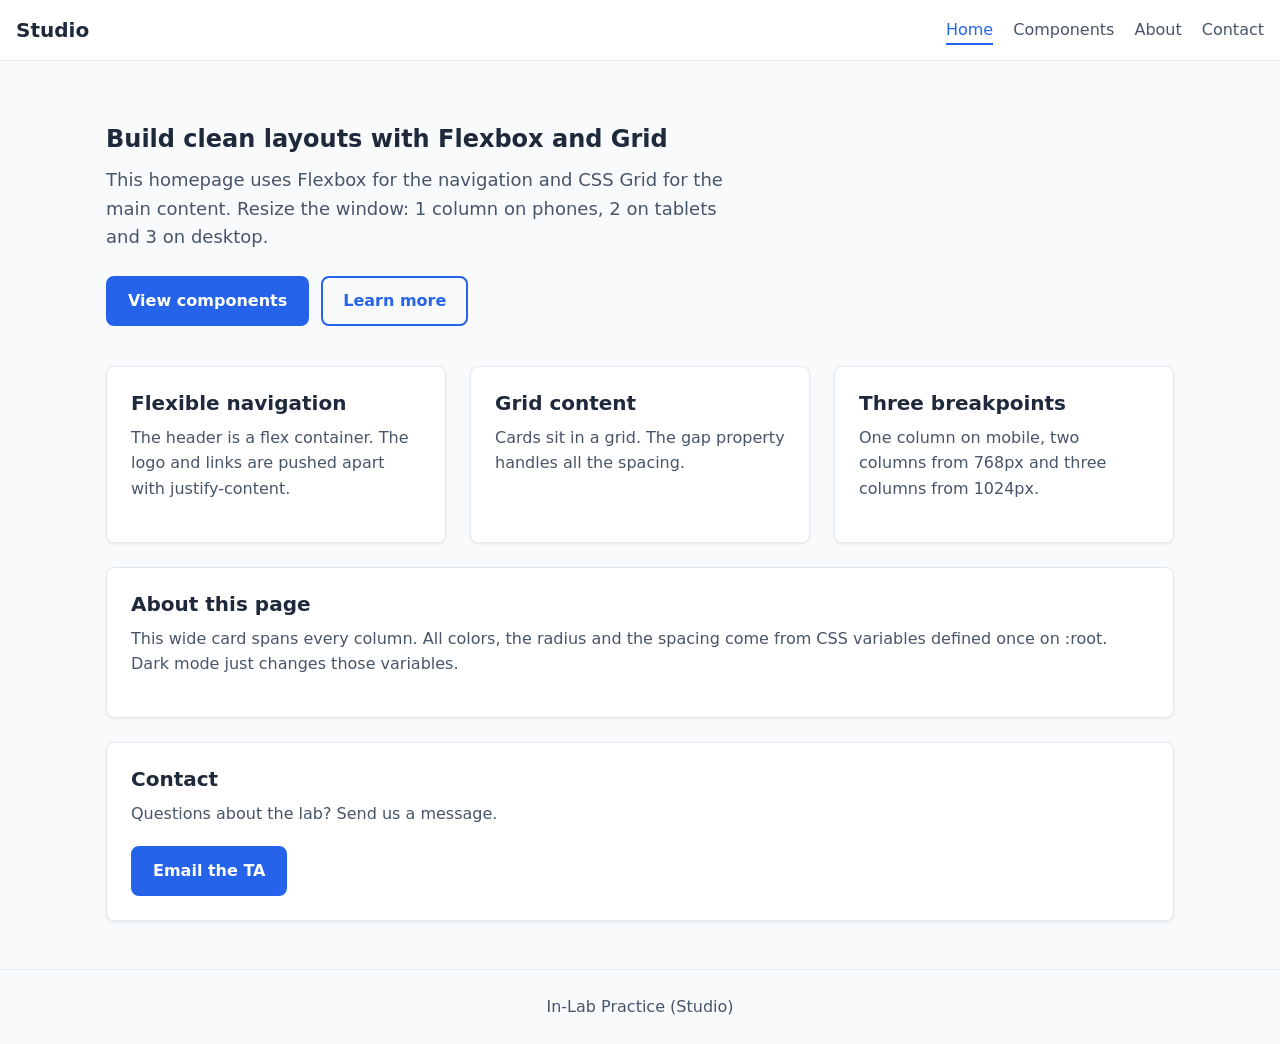
<file: index.html>
<!DOCTYPE html>
<html lang="en">
<head>
  <meta charset="UTF-8">
  <meta name="viewport" content="width=device-width, initial-scale=1">
  <meta name="description" content="Studio - a small layout practice with Flexbox and Grid">
  <title>Studio - Home</title>
  <link rel="stylesheet" href="styles.css">
</head>
<body>

  <a class="skip-link" href="#main">Skip to main content</a>

  <header class="site-header">
    <a class="logo" href="index.html">Studio</a>
    <nav aria-label="Main navigation">
      <ul>
        <li><a class="active" href="index.html" aria-current="page">Home</a></li>
        <li><a href="components.html">Components</a></li>
        <li><a href="#about">About</a></li>
        <li><a href="#contact">Contact</a></li>
      </ul>
    </nav>
  </header>

  <div class="container">
    <section class="hero">
      <h1>Build clean layouts with Flexbox and Grid</h1>
      <p>This homepage uses Flexbox for the navigation and CSS Grid for the
         main content. Resize the window: 1 column on phones, 2 on tablets
         and 3 on desktop.</p>
      <div class="actions">
        <a class="btn" href="components.html">View components</a>
        <a class="btn btn-outline" href="#about">Learn more</a>
      </div>
    </section>

    <main class="grid" id="main">
      <article class="card">
        <h2>Flexible navigation</h2>
        <p>The header is a flex container. The logo and links are pushed apart
           with justify-content.</p>
      </article>
      <article class="card">
        <h2>Grid content</h2>
        <p>Cards sit in a grid. The gap property handles all the
           spacing.</p>
      </article>
      <article class="card">
        <h2>Three breakpoints</h2>
        <p>One column on mobile, two columns from 768px and three columns
           from 1024px.</p>
      </article>
      <section class="card wide" id="about">
        <h2>About this page</h2>
        <p>This wide card spans every column. All colors, the radius and the
           spacing come from CSS variables defined once on :root. Dark mode
           just changes those variables.</p>
      </section>
      <section class="card wide" id="contact">
        <h2>Contact</h2>
        <p>Questions about the lab? Send us a message.</p>
        <a class="btn" href="mailto:ta@example.com">Email the TA</a>
      </section>
    </main>
  </div>

  <footer class="site-footer">
    <div class="container">In-Lab Practice (Studio)</div>
  </footer>

</body>
</html>
</file>
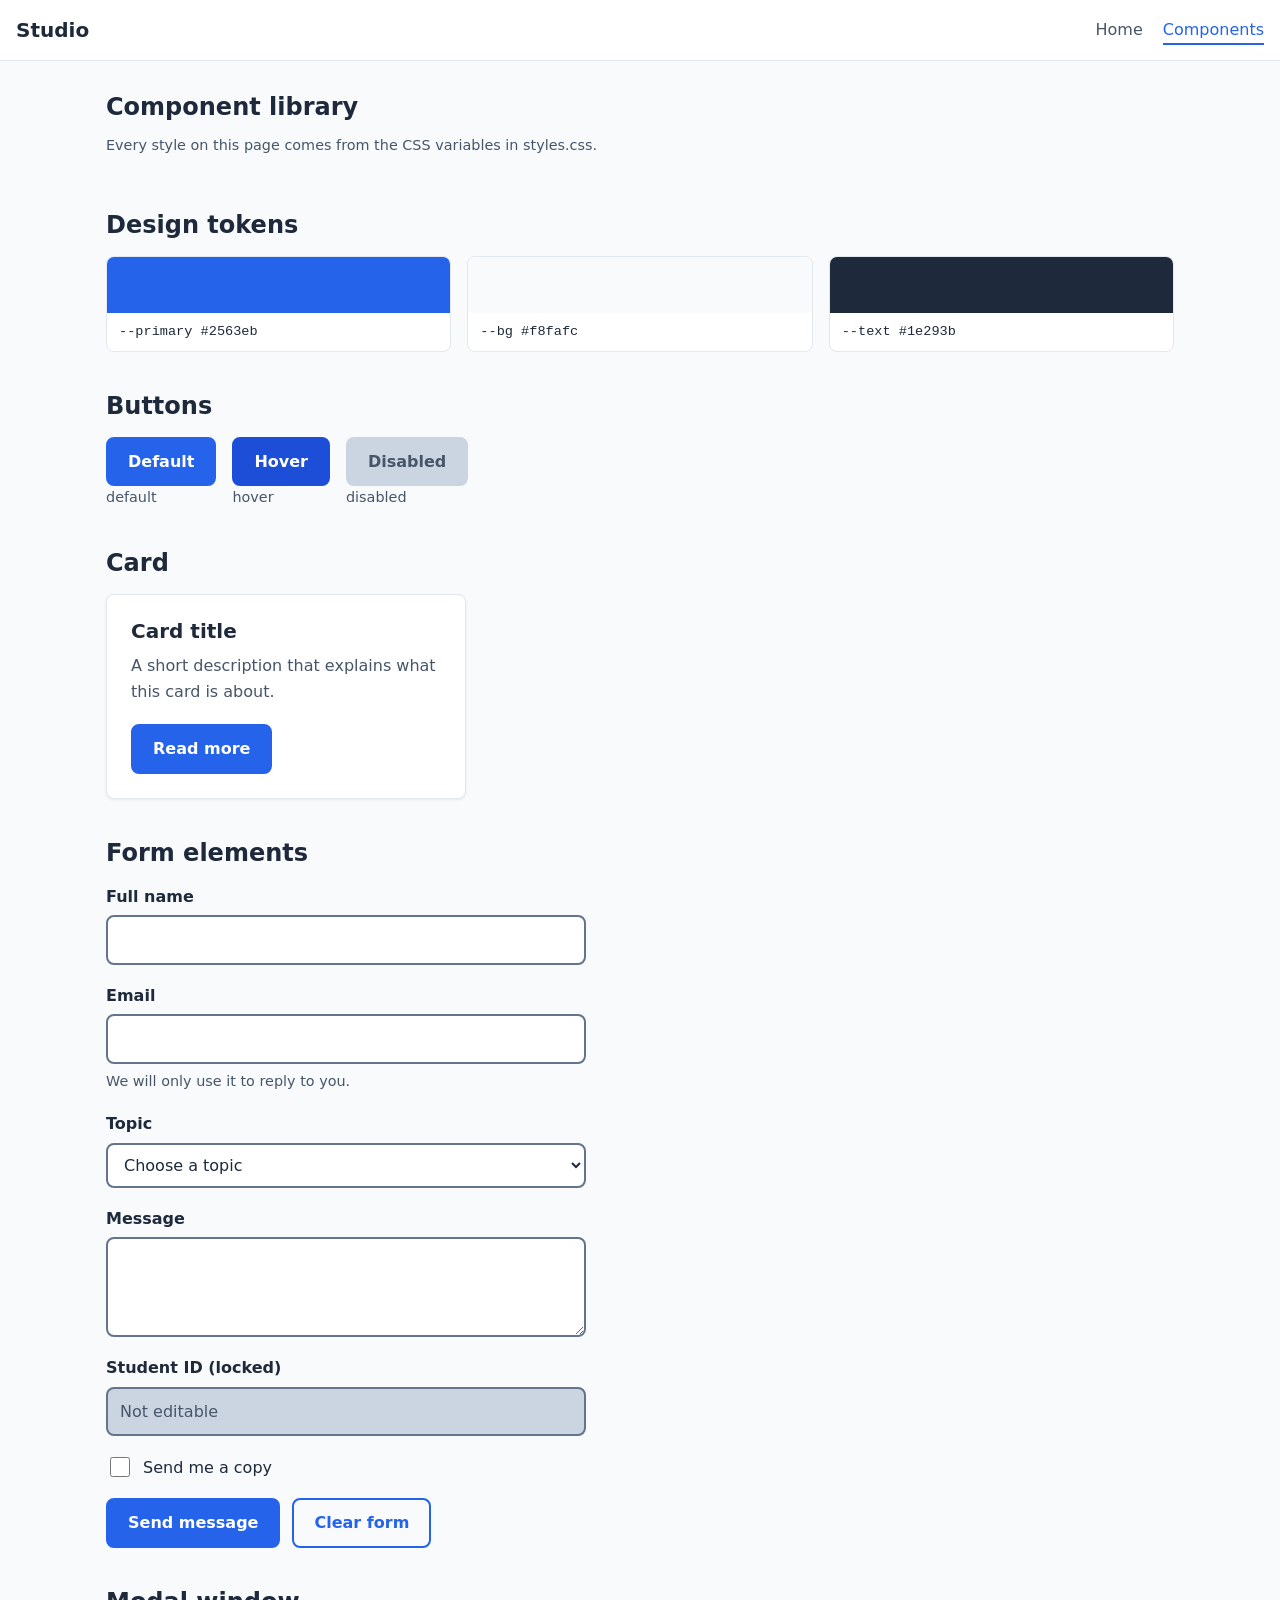
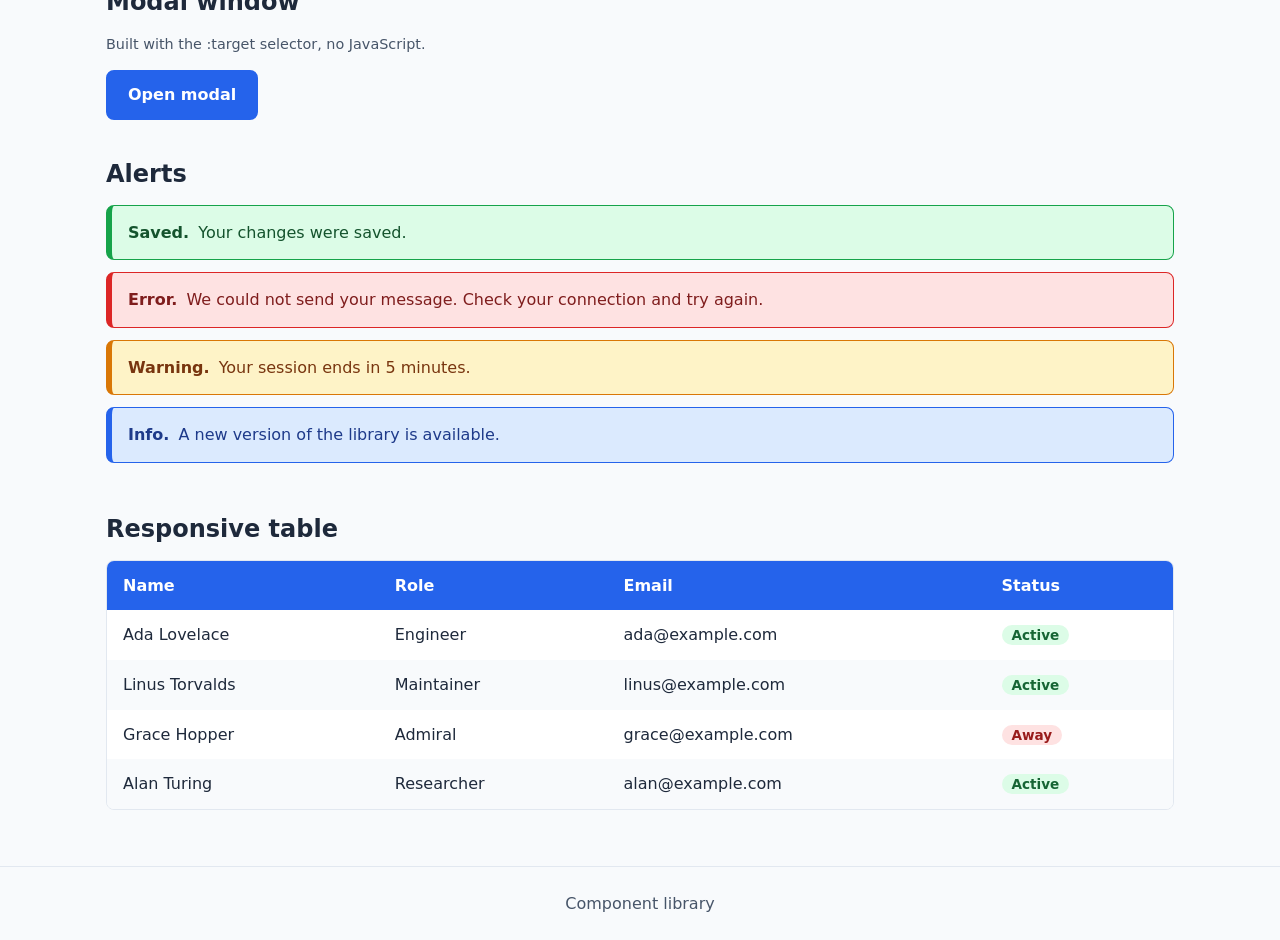
<file: components.html>
<!DOCTYPE html>
<html lang="en">
<head>
  <meta charset="UTF-8">
  <meta name="viewport" content="width=device-width, initial-scale=1">
  <meta name="description" content="Studio component library: buttons, cards, tables, forms, modal and alerts">
  <title>Studio - Component library</title>
  <link rel="stylesheet" href="styles.css">
</head>
<body>

  <a class="skip-link" href="#main">Skip to main content</a>

  <header class="site-header">
    <a class="logo" href="index.html">Studio</a>
    <nav aria-label="Main navigation">
      <ul>
        <li><a href="index.html">Home</a></li>
        <li><a class="active" href="components.html" aria-current="page">Components</a></li>
      </ul>
    </nav>
  </header>

  <main class="container" id="main">

    <section class="section">
      <h1>Component library</h1>
      <p class="label">Every style on this page comes from the CSS variables in styles.css.</p>
    </section>

    <section class="section">
      <h2>Design tokens</h2>
      <div class="swatches">
        <div class="swatch"><i style="background: var(--primary)"></i><code>--primary #2563eb</code></div>
        <div class="swatch"><i style="background: var(--bg)"></i><code>--bg #f8fafc</code></div>
        <div class="swatch"><i style="background: var(--text)"></i><code>--text #1e293b</code></div>
      </div>
    </section>

    <section class="section">
      <h2>Buttons</h2>
      <div class="row">
        <div>
          <button class="btn" type="button">Default</button>
          <div class="label">default</div>
        </div>
        <div>
          <button class="btn is-hover" type="button">Hover</button>
          <div class="label">hover</div>
        </div>
        <div>
          <button class="btn" type="button" disabled>Disabled</button>
          <div class="label">disabled</div>
        </div>
      </div>
    </section>

    <section class="section">
      <h2>Card</h2>
      <article class="card" style="max-width: 360px">
        <h3>Card title</h3>
        <p>A short description that explains what this card is about.</p>
        <a class="btn" href="#" aria-label="Read more about the card">Read more</a>
      </article>
    </section>

    <section class="section">
      <h2>Form elements</h2>
      <form class="form" action="#" method="get">
        <div class="field">
          <label for="name">Full name</label>
          <input type="text" id="name" name="name" autocomplete="name" required>
        </div>

        <div class="field">
          <label for="email">Email</label>
          <input type="email" id="email" name="email" autocomplete="email"
                 aria-describedby="email-hint" required>
          <span class="hint" id="email-hint">We will only use it to reply to you.</span>
        </div>

        <div class="field">
          <label for="topic">Topic</label>
          <select id="topic" name="topic">
            <option value="">Choose a topic</option>
            <option value="question">Question about the lab</option>
            <option value="bug">Report a problem</option>
            <option value="other">Other</option>
          </select>
        </div>

        <div class="field">
          <label for="message">Message</label>
          <textarea id="message" name="message"></textarea>
        </div>

        <div class="field">
          <label for="locked">Student ID (locked)</label>
          <input type="text" id="locked" value="Not editable" disabled>
        </div>

        <div class="check">
          <input type="checkbox" id="copy" name="copy">
          <label for="copy">Send me a copy</label>
        </div>

        <div class="form-actions">
          <button class="btn" type="submit">Send message</button>
          <button class="btn btn-outline" type="reset">Clear form</button>
        </div>
      </form>
    </section>

    <section class="section">
      <h2>Modal window</h2>
      <p class="label">Built with the :target selector, no JavaScript.</p>
      <a class="btn" href="#demo-modal">Open modal</a>

      <div class="modal" id="demo-modal" role="dialog" aria-modal="true"
           aria-labelledby="modal-title" aria-describedby="modal-text">
        <a class="modal-backdrop" href="#" aria-label="Close dialog"></a>
        <div class="modal-box">
          <h3 id="modal-title">Delete this item?</h3>
          <p id="modal-text">This action can't be undone. The item will be removed from your list.</p>
          <div class="modal-actions">
            <a class="btn btn-outline" href="#">Cancel</a>
            <a class="btn" href="#">Delete item</a>
          </div>
        </div>
      </div>
    </section>

    <section class="section">
      <h2>Alerts</h2>
      <div class="alert alert-success" role="status">
        <strong>Saved.</strong> Your changes were saved.
      </div>
      <div class="alert alert-error" role="alert">
        <strong>Error.</strong> We could not send your message. Check your connection and try again.
      </div>
      <div class="alert alert-warning" role="alert">
        <strong>Warning.</strong> Your session ends in 5 minutes.
      </div>
      <div class="alert alert-info" role="status">
        <strong>Info.</strong> A new version of the library is available.
      </div>
    </section>

    <section class="section">
      <h2>Responsive table</h2>
      <div class="table-wrap" tabindex="0" role="region" aria-label="Team members table">
        <table>
          <thead>
            <tr><th scope="col">Name</th><th scope="col">Role</th><th scope="col">Email</th><th scope="col">Status</th></tr>
          </thead>
          <tbody>
            <tr><td>Ada Lovelace</td><td>Engineer</td>
                <td>ada@example.com</td><td><span class="badge">Active</span></td></tr>
            <tr><td>Linus Torvalds</td><td>Maintainer</td>
                <td>linus@example.com</td><td><span class="badge">Active</span></td></tr>
            <tr><td>Grace Hopper</td><td>Admiral</td>
                <td>grace@example.com</td><td><span class="badge off">Away</span></td></tr>
            <tr><td>Alan Turing</td><td>Researcher</td>
                <td>alan@example.com</td><td><span class="badge">Active</span></td></tr>
          </tbody>
        </table>
      </div>
    </section>

  </main>

  <footer class="site-footer" style="margin-top: 48px">
    <div class="container">Component library</div>
  </footer>

</body>
</html>
</file>
<file: styles.css>
:root {
  --primary: #2563eb;
  --bg: #f8fafc;
  --text: #1e293b;
  --radius: 8px;

  --primary-dark: #1d4ed8;
  --surface: #ffffff;
  --border: #e2e8f0;
  --muted: #475569;
  --space: 16px;

  --link: #2563eb;
  --focus: #1d4ed8;
  --input-border: #64748b;
  --row-hover: #e0e9fd;
  --disabled-bg: #cbd5e1;
  --disabled-text: #475569;
  --overlay: rgba(15, 23, 42, .6);

  --badge-on-bg: #dcfce7;
  --badge-on-text: #166534;
  --badge-off-bg: #fee2e2;
  --badge-off-text: #991b1b;

  --success-bg: #dcfce7;  --success-text: #14532d;  --success-border: #16a34a;
  --error-bg: #fee2e2;    --error-text: #7f1d1d;    --error-border: #dc2626;
  --warning-bg: #fef3c7;  --warning-text: #78350f;  --warning-border: #d97706;
  --info-bg: #dbeafe;     --info-text: #1e3a8a;     --info-border: #2563eb;

  color-scheme: light dark;
}

@media (prefers-color-scheme: dark) {
  :root {
    --bg: #0f172a;
    --surface: #1e293b;
    --text: #e2e8f0;
    --muted: #94a3b8;
    --border: #334155;

    --link: #60a5fa;
    --focus: #93c5fd;
    --input-border: #94a3b8;
    --row-hover: #27375a;
    --disabled-bg: #334155;
    --disabled-text: #94a3b8;
    --overlay: rgba(0, 0, 0, .75);

    --badge-on-bg: #14532d;
    --badge-on-text: #bbf7d0;
    --badge-off-bg: #7f1d1d;
    --badge-off-text: #fecaca;

    --success-bg: #052e16;  --success-text: #bbf7d0;  --success-border: #22c55e;
    --error-bg: #450a0a;    --error-text: #fecaca;    --error-border: #ef4444;
    --warning-bg: #422006;  --warning-text: #fde68a;  --warning-border: #f59e0b;
    --info-bg: #172554;     --info-text: #bfdbfe;     --info-border: #60a5fa;
  }

  .card { box-shadow: none; }
}

* { box-sizing: border-box; }

body {
  margin: 0;
  font-family: system-ui, -apple-system, "Segoe UI", sans-serif;
  background: var(--bg);
  color: var(--text);
  line-height: 1.6;
}

h1, h2, h3 { line-height: 1.2; margin: 0 0 .5em; }
p { margin: 0 0 1em; }
a { color: var(--link); }

.container { max-width: 1100px; margin: 0 auto; padding: 0 var(--space); }

.skip-link {
  position: absolute;
  left: 8px;
  top: -60px;
  padding: 8px 14px;
  background: var(--primary);
  color: #fff;
  border-radius: var(--radius);
  z-index: 200;
}
.skip-link:focus { top: 8px; }

.site-header {
  display: flex;
  justify-content: space-between;
  align-items: center;
  flex-wrap: wrap;
  gap: var(--space);
  padding: 14px var(--space);
  background: var(--surface);
  border-bottom: 1px solid var(--border);
}

.logo { font-weight: 700; font-size: 1.25rem; color: var(--text); text-decoration: none; }

.site-header ul { display: flex; gap: 20px; list-style: none; margin: 0; padding: 0; }

.site-header a:not(.logo) { text-decoration: none; color: var(--muted); padding: 4px 0; }

.site-header a:not(.logo):hover,
.site-header a.active { color: var(--link); border-bottom: 2px solid var(--link); }

.hero { padding: 64px 0 40px; }
.hero p { max-width: 55ch; color: var(--muted); font-size: 1.125rem; }
.hero .actions { display: flex; gap: 12px; flex-wrap: wrap; margin-top: 24px; }

.btn {
  display: inline-block;
  padding: 10px 20px;
  font: inherit;
  font-weight: 600;
  color: #fff;
  background: var(--primary);
  border: 2px solid var(--primary);
  border-radius: var(--radius);
  text-decoration: none;
  cursor: pointer;
  transition: background .15s, border-color .15s;
}

.btn:hover:not(:disabled),
.btn.is-hover {
  background: var(--primary-dark);
  border-color: var(--primary-dark);
}

.btn:focus-visible { outline: 3px solid var(--focus); outline-offset: 2px; }

.btn:disabled {
  background: var(--disabled-bg);
  border-color: var(--disabled-bg);
  color: var(--disabled-text);
  cursor: not-allowed;
}

.btn-outline { background: transparent; color: var(--link); }
.btn-outline:hover:not(:disabled) { background: var(--primary); color: #fff; }

.card {
  background: var(--surface);
  border: 1px solid var(--border);
  border-radius: var(--radius);
  padding: 24px;
  box-shadow: 0 1px 3px rgba(15, 23, 42, .08);
}

.card h2, .card h3 { font-size: 1.25rem; }
.card p { color: var(--muted); }
.card .btn { margin-top: 4px; }

.grid {
  display: grid;
  grid-template-columns: 1fr;
  gap: 24px;
  padding-bottom: 48px;
}

.grid .wide { grid-column: 1 / -1; }

.site-footer {
  border-top: 1px solid var(--border);
  padding: 24px 0;
  color: var(--muted);
  text-align: center;
}

.table-wrap {
  overflow-x: auto;
  border: 1px solid var(--border);
  border-radius: var(--radius);
  background: var(--surface);
}

table { width: 100%; min-width: 520px; border-collapse: collapse; }
th, td { padding: 12px 16px; text-align: left; }
th { background: var(--primary); color: #fff; white-space: nowrap; }
tbody tr:nth-child(even) { background: var(--bg); }
tbody tr:hover { background: var(--row-hover); }

.badge { padding: 2px 10px; border-radius: 999px; font-size: .85rem; font-weight: 600; background: var(--badge-on-bg); color: var(--badge-on-text); }
.badge.off { background: var(--badge-off-bg); color: var(--badge-off-text); }

.section { padding: 32px 0 8px; }
.section > h2 { margin-bottom: 16px; }
.row { display: flex; flex-wrap: wrap; gap: 16px; align-items: center; }
.label { color: var(--muted); font-size: .9rem; }
.swatches { display: grid; grid-template-columns: repeat(auto-fit, minmax(140px, 1fr)); gap: 16px; }
.swatch { border: 1px solid var(--border); border-radius: var(--radius); overflow: hidden; background: var(--surface); }
.swatch i { display: block; height: 56px; }
.swatch code { display: block; padding: 8px 12px; font-size: .85rem; }

.form { display: grid; gap: 18px; max-width: 480px; }

.field { display: flex; flex-direction: column; gap: 6px; }
.field label { font-weight: 600; }
.hint { color: var(--muted); font-size: .9rem; }

input[type="text"],
input[type="email"],
select,
textarea {
  width: 100%;
  padding: 10px 12px;
  font: inherit;
  color: var(--text);
  background: var(--surface);
  border: 2px solid var(--input-border);
  border-radius: var(--radius);
}

textarea { min-height: 100px; resize: vertical; }

input:focus-visible,
select:focus-visible,
textarea:focus-visible,
input[type="checkbox"]:focus-visible {
  outline: 3px solid var(--focus);
  outline-offset: 2px;
}

input:user-invalid { border-color: var(--error-border); }

input:disabled, select:disabled, textarea:disabled {
  background: var(--disabled-bg);
  color: var(--disabled-text);
  cursor: not-allowed;
}

.check { display: flex; align-items: center; gap: 10px; }
.check input { width: 20px; height: 20px; accent-color: var(--primary); }

.form-actions { display: flex; gap: 12px; flex-wrap: wrap; }

.modal {
  display: none;
  position: fixed;
  inset: 0;
  z-index: 100;
  align-items: center;
  justify-content: center;
  padding: var(--space);
}

.modal:target { display: flex; }

.modal-backdrop {
  position: absolute;
  inset: 0;
  background: var(--overlay);
}

.modal-box {
  position: relative;
  width: 100%;
  max-width: 440px;
  max-height: 90vh;
  overflow-y: auto;
  background: var(--surface);
  color: var(--text);
  border: 1px solid var(--border);
  border-radius: var(--radius);
  padding: 24px;
}

.modal-box p { color: var(--muted); }
.modal-actions { display: flex; gap: 12px; flex-wrap: wrap; justify-content: flex-end; }

.alert {
  padding: 14px 16px;
  margin-bottom: 12px;
  border: 1px solid;
  border-left-width: 6px;
  border-radius: var(--radius);
}

.alert strong { margin-right: 4px; }

.alert-success { background: var(--success-bg); color: var(--success-text); border-color: var(--success-border); }
.alert-error   { background: var(--error-bg);   color: var(--error-text);   border-color: var(--error-border); }
.alert-warning { background: var(--warning-bg); color: var(--warning-text); border-color: var(--warning-border); }
.alert-info    { background: var(--info-bg);    color: var(--info-text);    border-color: var(--info-border); }

@media (min-width: 768px) {
  .grid { grid-template-columns: repeat(2, 1fr); }
}

@media (min-width: 1024px) {
  .grid { grid-template-columns: repeat(3, 1fr); }
}

@media (prefers-reduced-motion: reduce) {
  .btn { transition: none; }
}
</file>
